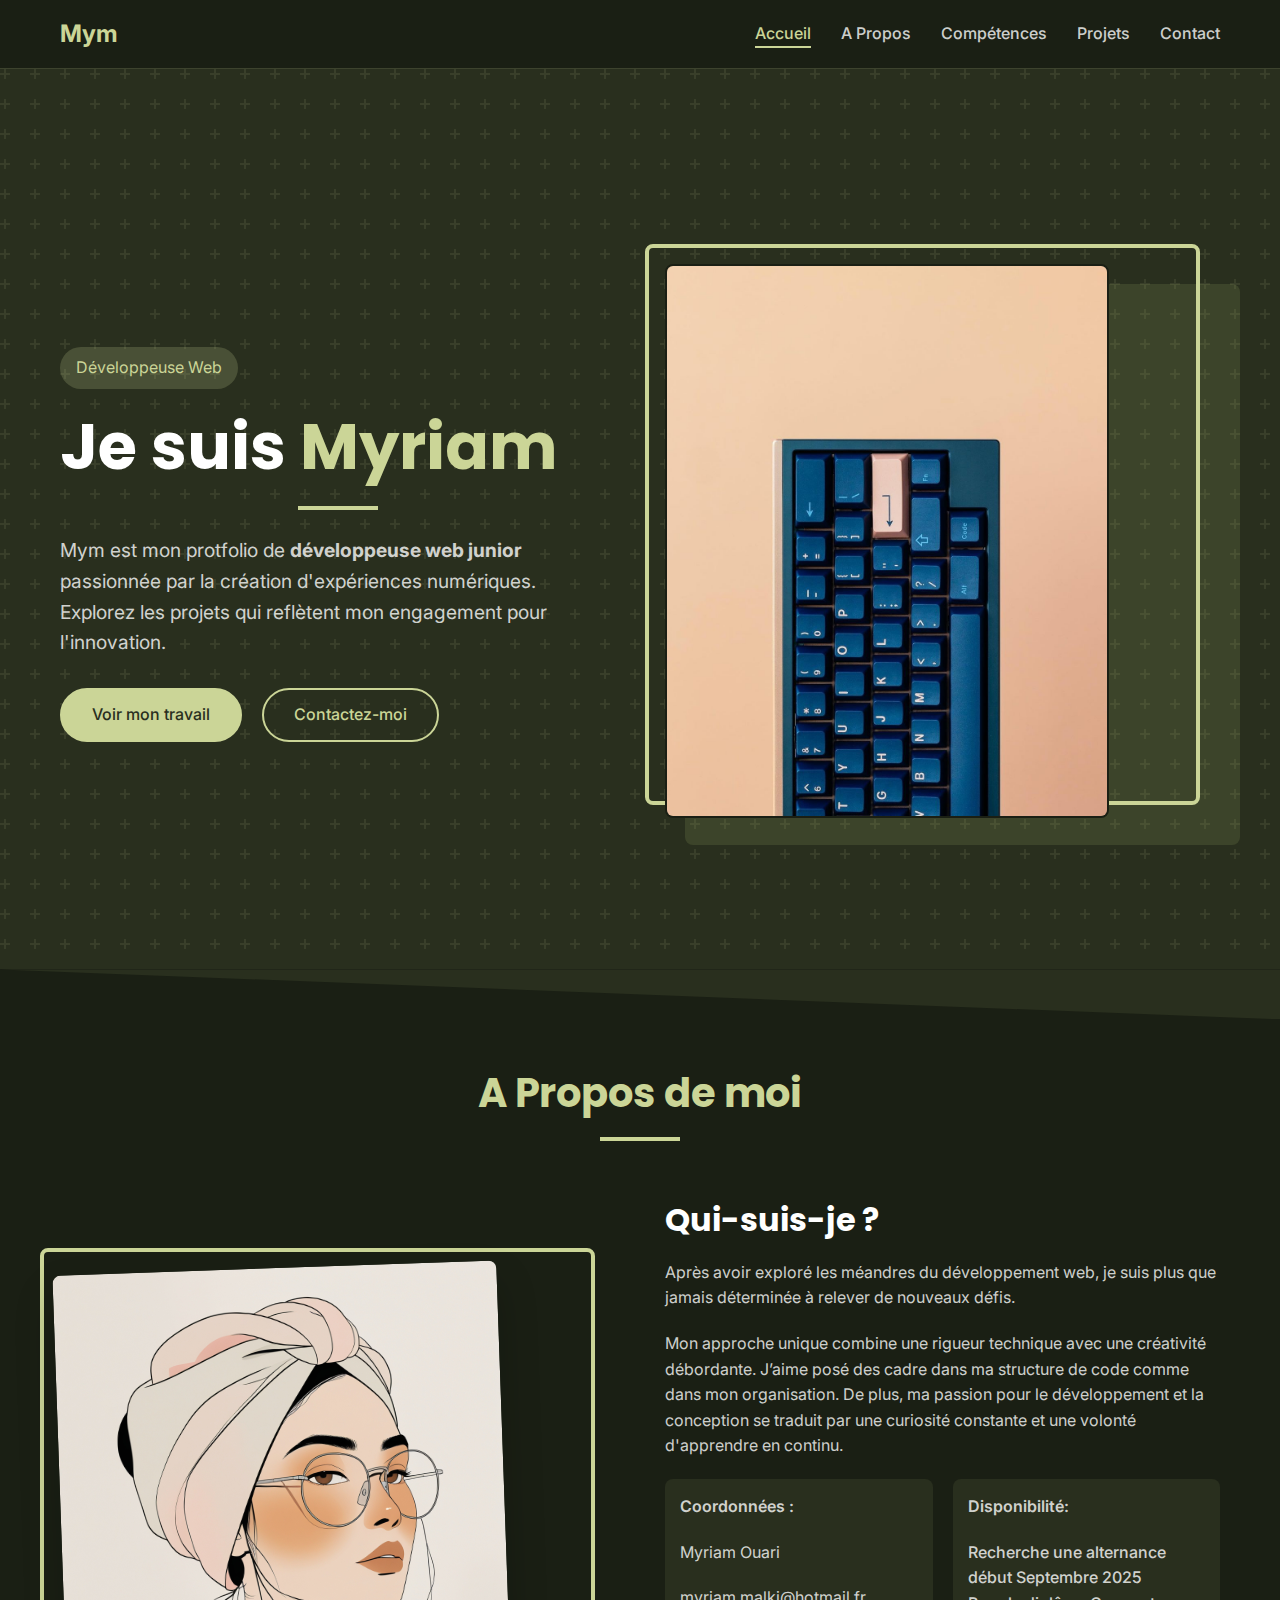
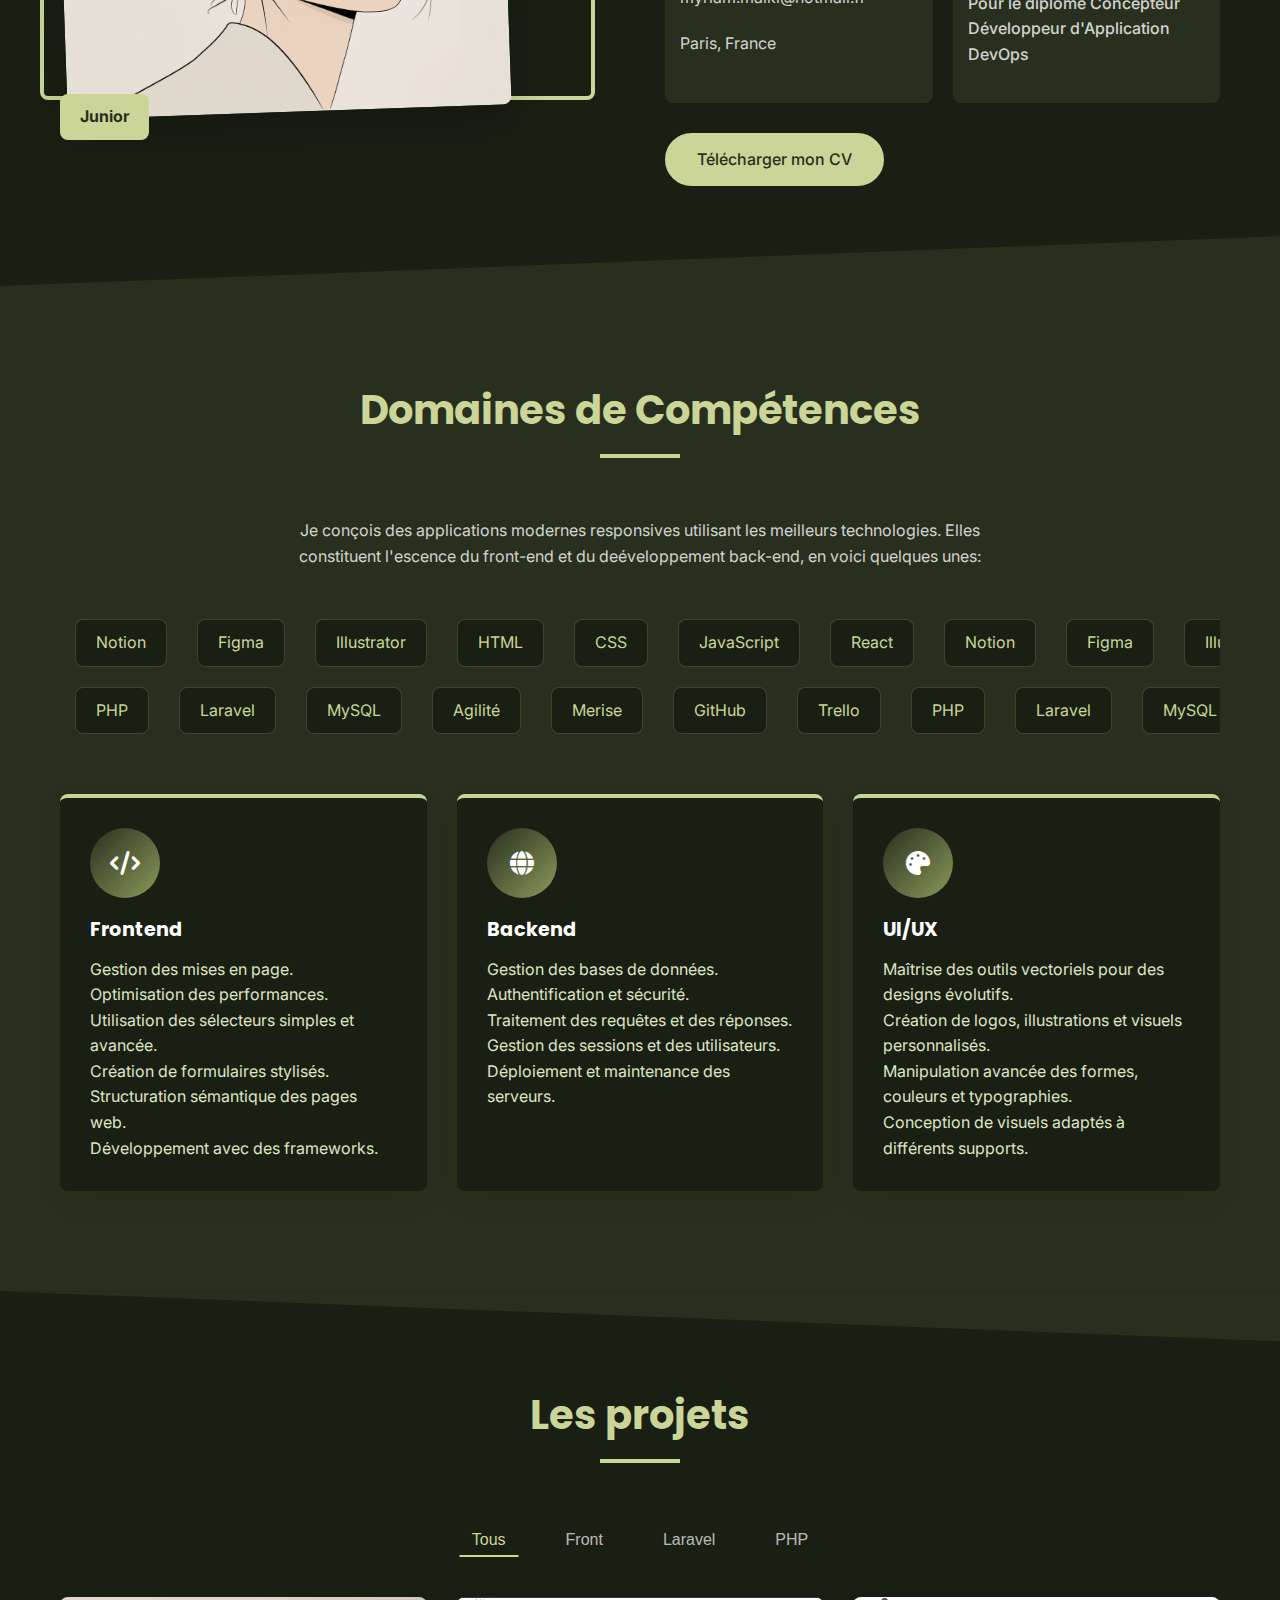
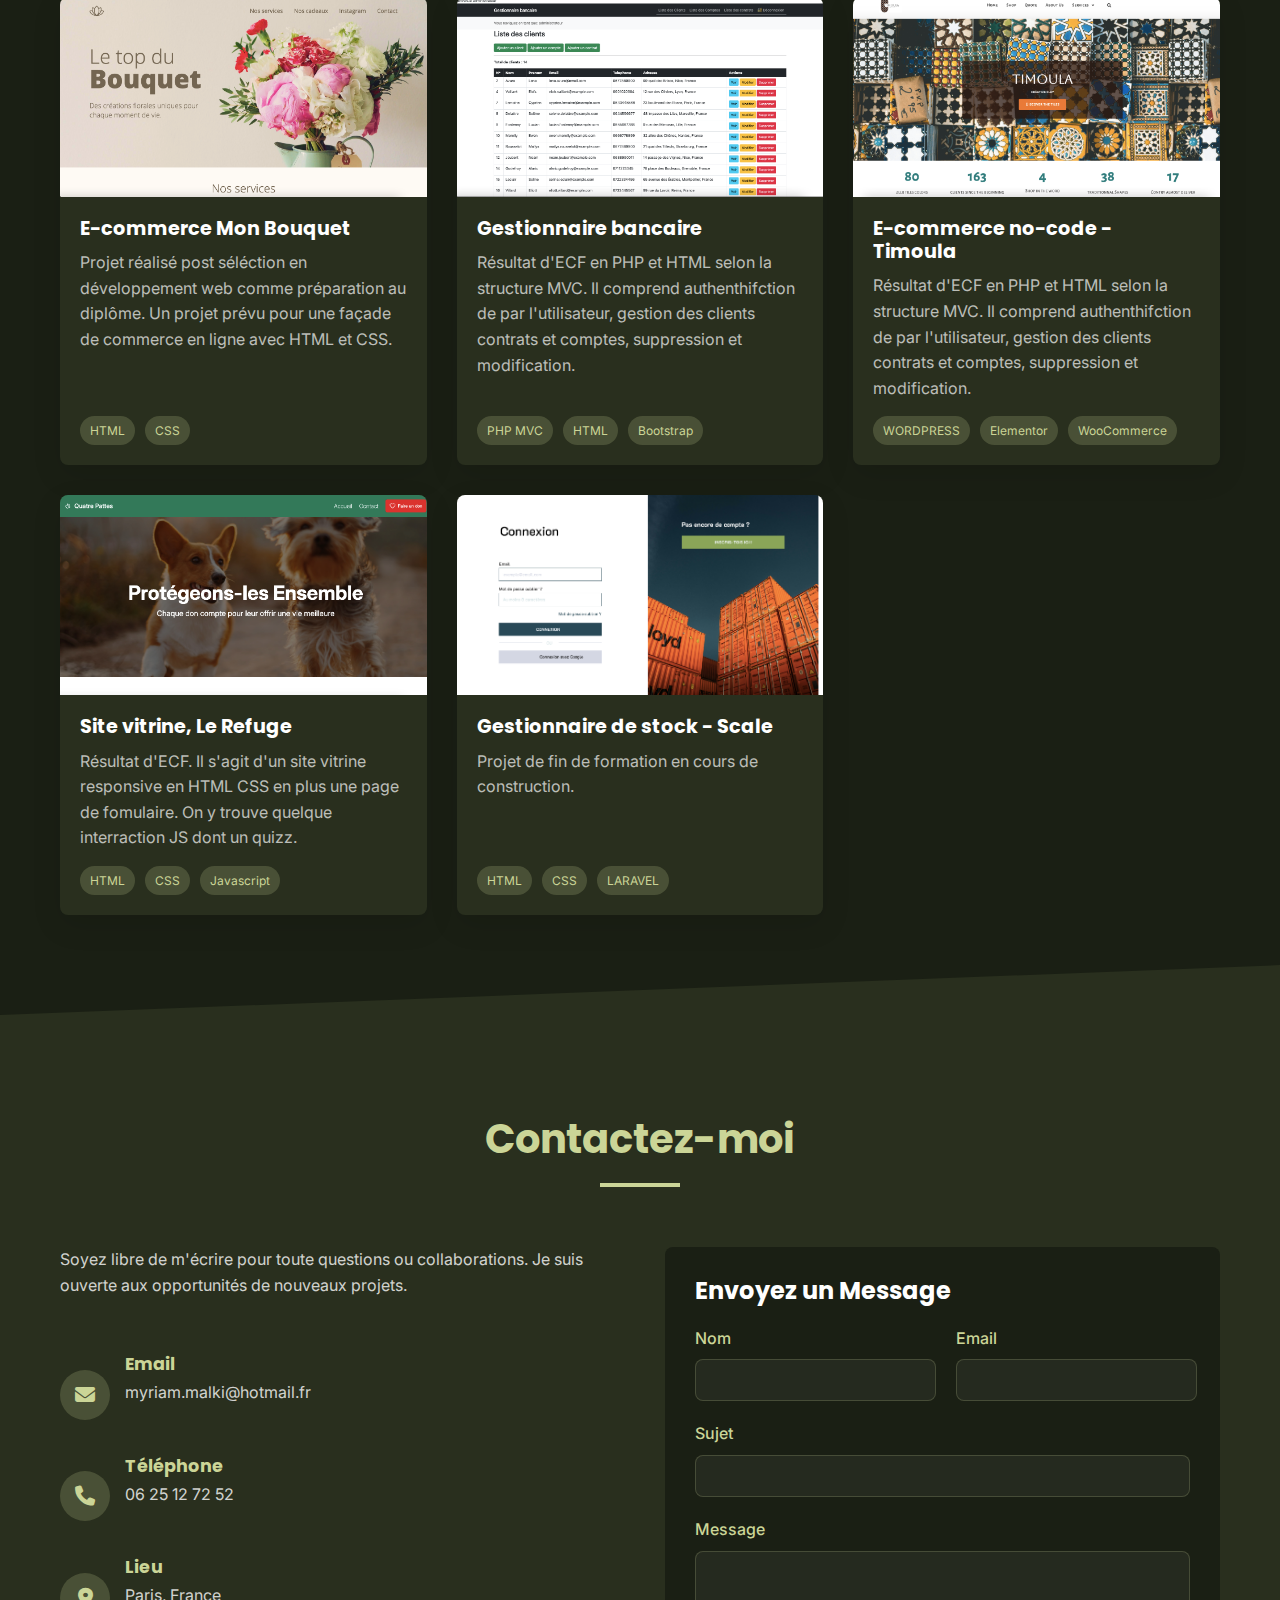
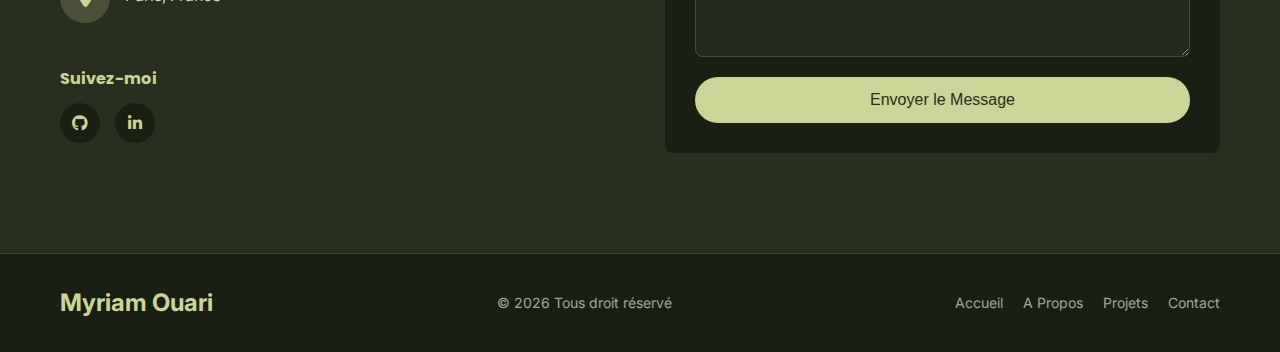
<file: index.html>
<!DOCTYPE html>
<html lang="en">

<head>
  <meta charset="UTF-8">
  <meta name="viewport" content="width=device-width, initial-scale=1.0">
  <title>Mym- Web Developer</title>
  <link rel="stylesheet" href="styles.css">
  <!-- Google Fonts -->
  <link
    href="https://fonts.googleapis.com/css2?family=Poppins:wght@400;500;600;700&family=Inter:wght@400;500&display=swap"
    rel="stylesheet">
  <!-- Font Awesome for icons -->
  <link rel="stylesheet" href="https://cdnjs.cloudflare.com/ajax/libs/font-awesome/6.4.0/css/all.min.css">
</head>

<body>
  <!-- Header -->
  <header class="header">
    <div class="container">
      <div class="logo">Mym</div>
      <nav class="nav">
        <ul class="nav-list">
          <li><a href="#home" class="nav-link active">Accueil</a></li>
          <li><a href="#about" class="nav-link">A Propos</a></li>
          <li><a href="#skills" class="nav-link">Compétences</a></li>
          <li><a href="#projects" class="nav-link">Projets</a></li>
          <li><a href="#contact" class="nav-link">Contact</a></li>
        </ul>
      </nav>
      <button class="menu-btn">
        <i class="fas fa-bars"></i>
      </button>
    </div>
  </header>

  <main>
    <!-- Hero Section -->
    <section id="home" class="hero-section">
      <div class="hero-bg"></div>
      <div class="container">
        <div class="hero-content">
          <div class="hero-text">
            <div class="badge">Développeuse Web</div>
            <h1 class="hero-title">Je suis <span>Myriam</span></h1>
            <div class="title-line"></div>
            <br>
            <p class="hero-description">
                Mym est mon protfolio de <span><strong>développeuse web junior </strong></span>
                passionnée par la création d'expériences numériques.
                Explorez les projets qui reflètent mon engagement pour l'innovation.
            </p>
            <div class="hero-buttons">
              <a href="#projects" class="btn btn-primary">Voir mon travail</a>
              <a href="#contact" class="btn btn-outline">Contactez-moi</a>
            </div>
          </div>
          <div class="hero-image">
            <div class="image-border"></div>
            <div class="image-bg"></div>
            <img src="/image/keybord.jpeg" height="80%" width="80%" alt="Myriam ouari">
          </div>
        </div>
      </div>
    </section>

    <!-- About Section -->
    <section id="about" class="about-section">
      <div class="section-divider top"></div>
      <div class="section-divider bottom"></div>
      <div class="container">
        <div class="section-header">
          <h2 class="section-title">A Propos de moi</h2>
          <div class="title-line"></div>
        </div>

        <div class="about-content">
          <div class="about-image">
            <div class="image-border"></div>
            <img src="/image/pP3.jpg" width="80%" alt="About MYM">
            <div class="experience-badge">Junior</div>
          </div>
          <div class="about-text">
            <h3>Qui-suis-je ?</h3>
            
            <p>
              Après avoir exploré les méandres du développement web, je suis plus que jamais déterminée à relever de nouveaux défis.
            </p>
            <p>
              Mon approche unique combine une rigueur technique avec une créativité débordante. J’aime posé des cadre dans ma structure de code comme dans mon organisation. De plus, ma passion pour le développement et la conception se traduit par une curiosité constante et une volonté d'apprendre en continu.
            </p>

            <div class="info-grid">
              <div class="info-item">
                <p class="info-label">Coordonnées :</p>
                <p class="info-value">Myriam Ouari</p>
                <p class="info-value">myriam.malki@hotmail.fr</p>
                <p class="info-value">Paris, France</p>
              </div>
              <div class="info-item">
                <p class="info-label">Disponibilité:</p>
                <p class="info-value available">Recherche une alternance début Septembre 2025 <br> Pour le diplôme
                  Concepteur Développeur d'Application DevOps
                </p>
              </div>
            </div>

            <a href="CVMyriamO.pdf" download class="btn btn-primary">Télécharger mon CV</a>
          </div>
        </div>
      </div>
    </section>

    <!-- Skills Section -->
    <section id="skills" class="skills-section">
      <div class="container">
        <div class="section-header">
          <h2 class="section-title">Domaines de Compétences</h2>
          <div class="title-line"></div>
        </div>

        <div class="skills-intro">
          <p>
            Je conçois des applications modernes responsives utilisant les meilleurs technologies. Elles constituent
            l'escence du front-end et du deéveloppement back-end, en voici quelques unes:
          </p>
        </div>

        <!-- Animated Skills -->
        <div class="skills-animation">
          <div class="skill-track track-left">
            <div class="skill-item">Notion</div>
            <div class="skill-item">Figma</div>
            <div class="skill-item">Illustrator</div>
            <div class="skill-item">HTML</div>
            <div class="skill-item">CSS</div>
            <div class="skill-item">JavaScript</div>
            <div class="skill-item">React</div>
          </div>

          <div class="skill-track track-right">
            <div class="skill-item">PHP</div>
            <div class="skill-item">Laravel</div>
            <div class="skill-item">MySQL</div>
            <div class="skill-item">Agilité</div>
            <div class="skill-item">Merise</div>
            <div class="skill-item">GitHub</div>
            <div class="skill-item">Trello</div>
          </div>


        </div>

        <div class="skills-grid">
          <div class="skill-card">
            <div class="skill-icon">
              <i class="fas fa-code"></i>
            </div>
            <h4>Frontend</h4>
            <ul>
              <li>Gestion des mises en page.</li>
              <li>Optimisation des performances.</li>
              <li>Utilisation des sélecteurs simples et avancée.</li>
              <li>Création de formulaires stylisés.</li>
              <li>Structuration sémantique des pages web.</li>
              <li>Développement avec des frameworks.</li>
            </ul>
          </div>

          <div class="skill-card">
            <div class="skill-icon">
              <i class="fas fa-globe"></i>
            </div>
            <h4>Backend</h4>
            <ul>
              <li>Gestion des bases de données.</li>
              <li>Authentification et sécurité.</li>
              <li>Traitement des requêtes et des réponses.</li>
              <li>Gestion des sessions et des utilisateurs.</li>
              <li>Déploiement et maintenance des serveurs.</li>
            </ul>
          </div>

          <div class="skill-card">
            <div class="skill-icon">
              <i class="fas fa-palette"></i>
            </div>
            <h4>UI/UX</h4>
            <ul>
              <li>Maîtrise des outils vectoriels pour des designs évolutifs.</li>
              <li>Création de logos, illustrations et visuels personnalisés.</li>
              <li>Manipulation avancée des formes, couleurs et typographies.</li>
              <li>Conception de visuels adaptés à différents supports.</li>
            </ul>
          </div>

        </div>
      </div>
    </section>

    <!-- Projects Section -->
    <section id="projects" class="projects-section">
      <div class="section-divider top"></div>
      <div class="section-divider bottom"></div>
      <div class="container">
        <div class="section-header">
          <h2 class="section-title">Les projets</h2>
          <div class="title-line"></div>
        </div>

        <div class="projects-filter">
          <button class="filter-btn active" data-filter="all">Tous</button>
          <button class="filter-btn" data-filter="react">Front</button>
          <button class="filter-btn" data-filter="laravel">Laravel</button>
          <button class="filter-btn" data-filter="php">PHP</button>
        </div>

        <div class="projects-grid">
          <div class="project-card" data-category="react laravel">
            <div class="project-image">
              <img src="/image/bouquet.png" alt="E-commerce Platform">
              <div class="project-overlay">
                <a href="bouquet.html" class="project-link">Voir le projet</a>
              </div>
            </div>
            <div class="project-info">
              <h3 class="project-title">E-commerce Mon Bouquet</h3>
              <p class="project-description">Projet réalisé post séléction en développement web comme préparation au
                diplôme. Un projet prévu pour une façade de commerce en ligne avec HTML et CSS.</p>
              <div class="project-tags">
                <span class="project-tag">HTML</span>
                <span class="project-tag">CSS</span>
              </div>
            </div>
          </div>

          <div class="project-card" data-category="react php">
            <div class="project-image">
              <img src="/image/banque.png" alt="Task Management App">
              <div class="project-overlay">
                <a href="banque.html" class="project-link">Voir le projet</a>
              </div>
            </div>
            <div class="project-info">
              <h3 class="project-title">Gestionnaire bancaire</h3>
              <p class="project-description">Résultat d'ECF en PHP et HTML selon la structure MVC. Il comprend
                authenthifction de par l'utilisateur, gestion des clients contrats et comptes, suppression et
                modification.</p>
              <div class="project-tags">
                <span class="project-tag">PHP MVC</span>
                <span class="project-tag">HTML</span>
                <span class="project-tag">Bootstrap</span>
              </div>
            </div>
          </div>

          <!-- TIMOULA -->
          <div class="project-card" data-category="react php">
            <div class="project-image">
              <img src="/image/timoula.png" alt="Zellij shop App">
              <div class="project-overlay">
                <a href="timoula.html" class="project-link">Voir le projet</a>
              </div>
            </div>
            <div class="project-info">
              <h3 class="project-title">E-commerce no-code - Timoula</h3>
              <p class="project-description">Résultat d'ECF en PHP et HTML selon la structure MVC. Il comprend
                authenthifction de par l'utilisateur, gestion des clients contrats et comptes, suppression et
                modification.</p>
              <div class="project-tags">
                <span class="project-tag">WORDPRESS</span>
                <span class="project-tag">Elementor</span>
                <span class="project-tag">WooCommerce</span>
              </div>
            </div>
          </div>



          <div class="project-card" data-category="laravel react">
            <div class="project-image">
              <img src="/image/refuge.png" alt="Blog Platform">
              <div class="project-overlay">
                <a href="refuge.html" class="project-link">Voir le projet</a>
              </div>
            </div>
            <div class="project-info">
              <h3 class="project-title">Site vitrine, Le Refuge</h3>
              <p class="project-description">Résultat d'ECF. Il s'agit d'un site vitrine responsive en HTML CSS en plus
                une page de fomulaire. On y trouve quelque interraction JS dont un quizz.</p>
              <div class="project-tags">
                <span class="project-tag">HTML</span>
                <span class="project-tag">CSS</span>
                <span class="project-tag">Javascript</span>
              </div>
            </div>
          </div>

          <!-- Gestionnaire de stock -->
          <div class="project-card" data-category="react php">
            <div class="project-image">
              <img src="/image/stock.png" alt="stock App">
              <div class="project-overlay">
                <a href="" class="project-link">Voir le projet</a>
              </div>
            </div>
            <div class="project-info">
              <h3 class="project-title">Gestionnaire de stock - Scale</h3>
              <p class="project-description">Projet de fin de formation en cours de construction.</p>
              <div class="project-tags">
                <span class="project-tag">HTML</span>
                <span class="project-tag">CSS</span>
                <span class="project-tag">LARAVEL</span>
              </div>
            </div>
          </div>

        </div>
      </div>
    </section>

    <!-- Contact Section -->
    <section id="contact" class="contact-section">
      <div class="container">
        <div class="section-header">
          <h2 class="section-title">Contactez-moi</h2>
          <div class="title-line"></div>
        </div>

        <div class="contact-content">
          <div class="contact-info">
         
            <p>
              Soyez libre de m'écrire pour toute questions ou collaborations. Je suis ouverte aux opportunités de nouveaux projets.
            </p>
            <br>

            <div class="contact-details">
              <div class="contact-item">
                <div class="contact-icon">
                  <i class="fas fa-envelope"></i>
                </div>
                <div class="contact-text">
                  <h4>Email</h4>
                  <p>myriam.malki@hotmail.fr</p>
                </div>
              </div>

              <div class="contact-item">
                <div class="contact-icon">
                  <i class="fas fa-phone"></i>
                </div>
                <div class="contact-text">
                  <h4>Téléphone</h4>
                  <p>06 25 12 72 52</p>
                </div>
              </div>

              <div class="contact-item">
                <div class="contact-icon">
                  <i class="fas fa-map-marker-alt"></i>
                </div>
                <div class="contact-text">
                  <h4>Lieu</h4>
                  <p>Paris, France</p>
                </div>
              </div>
            </div>

            <div class="contact-social">
              <h4>Suivez-moi</h4>
              <div class="social-links">
                <a href="https://github.com/" class="social-link">
                  <i class="fab fa-github"></i>
                </a>
                <a href="https://www.linkedin.com/in/myriam-ouari-55222517a/" class="social-link">
                  <i class="fab fa-linkedin-in"></i>
                </a>
              </div>
            </div>
          </div>

          <div class="contact-form-container" id="contact-form">
            <h3>Envoyez un Message</h3>
            <form id="contact-form" class="contact-form">
              <div class="form-row">
                <div class="form-group">
                  <label for="name">Nom</label>
                  <input type="text" id="name" name="name" required>
                </div>
                <div class="form-group">
                  <label for="email">Email</label>
                  <input type="email" id="email" name="email" required>
                </div>
              </div>
              <div class="form-group">
                <label for="subject">Sujet</label>
                <input type="text" id="subject" name="subject" required>
              </div>
              <div class="form-group">
                <label for="message">Message</label>
                <textarea id="message" name="message" rows="5" required></textarea>
              </div>
              <button type="submit" class="btn btn-primary btn-full">Envoyer le Message</button>
            </form>

            <script>
              document.getElementById('contact-form').addEventListener('submit', async function(event) {
                event.preventDefault();
            
                const formData = {
                  name: document.getElementById('name').value,
                  email: document.getElementById('email').value,
                  message: document.getElementById('message').value,
                };
            
                const response = await fetch('/api/sendEmail', {
                  method: 'POST',
                  headers: {
                    'Content-Type': 'application/json',
                  },
                  body: JSON.stringify(formData),
                });
            
                const result = await response.json();
                if (response.ok) {
                  alert('Email envoyé avec succès');
                } else {
                  alert('Erreur lors de l\'envoi de l\'email');
                }
              });
            </script>

          </div>
        </div>
      </div>
    </section>
  </main>

  <!-- Footer -->
  <footer class="footer">
    <div class="container">
      <div class="footer-content">
        <div class="footer-logo">Myriam Ouari</div>
        <p class="footer-copyright">&copy; <span id="current-year"></span> Tous droit réservé</p>
        <div class="footer-links">
          <a href="#home">Accueil</a>
          <a href="#about">A Propos</a>
          <a href="#projects">Projets</a>
          <a href="#contact">Contact</a>
        </div>
      </div>
    </div>
  </footer>

  <script src="script.js"></script>
</body>

</html>
</file>
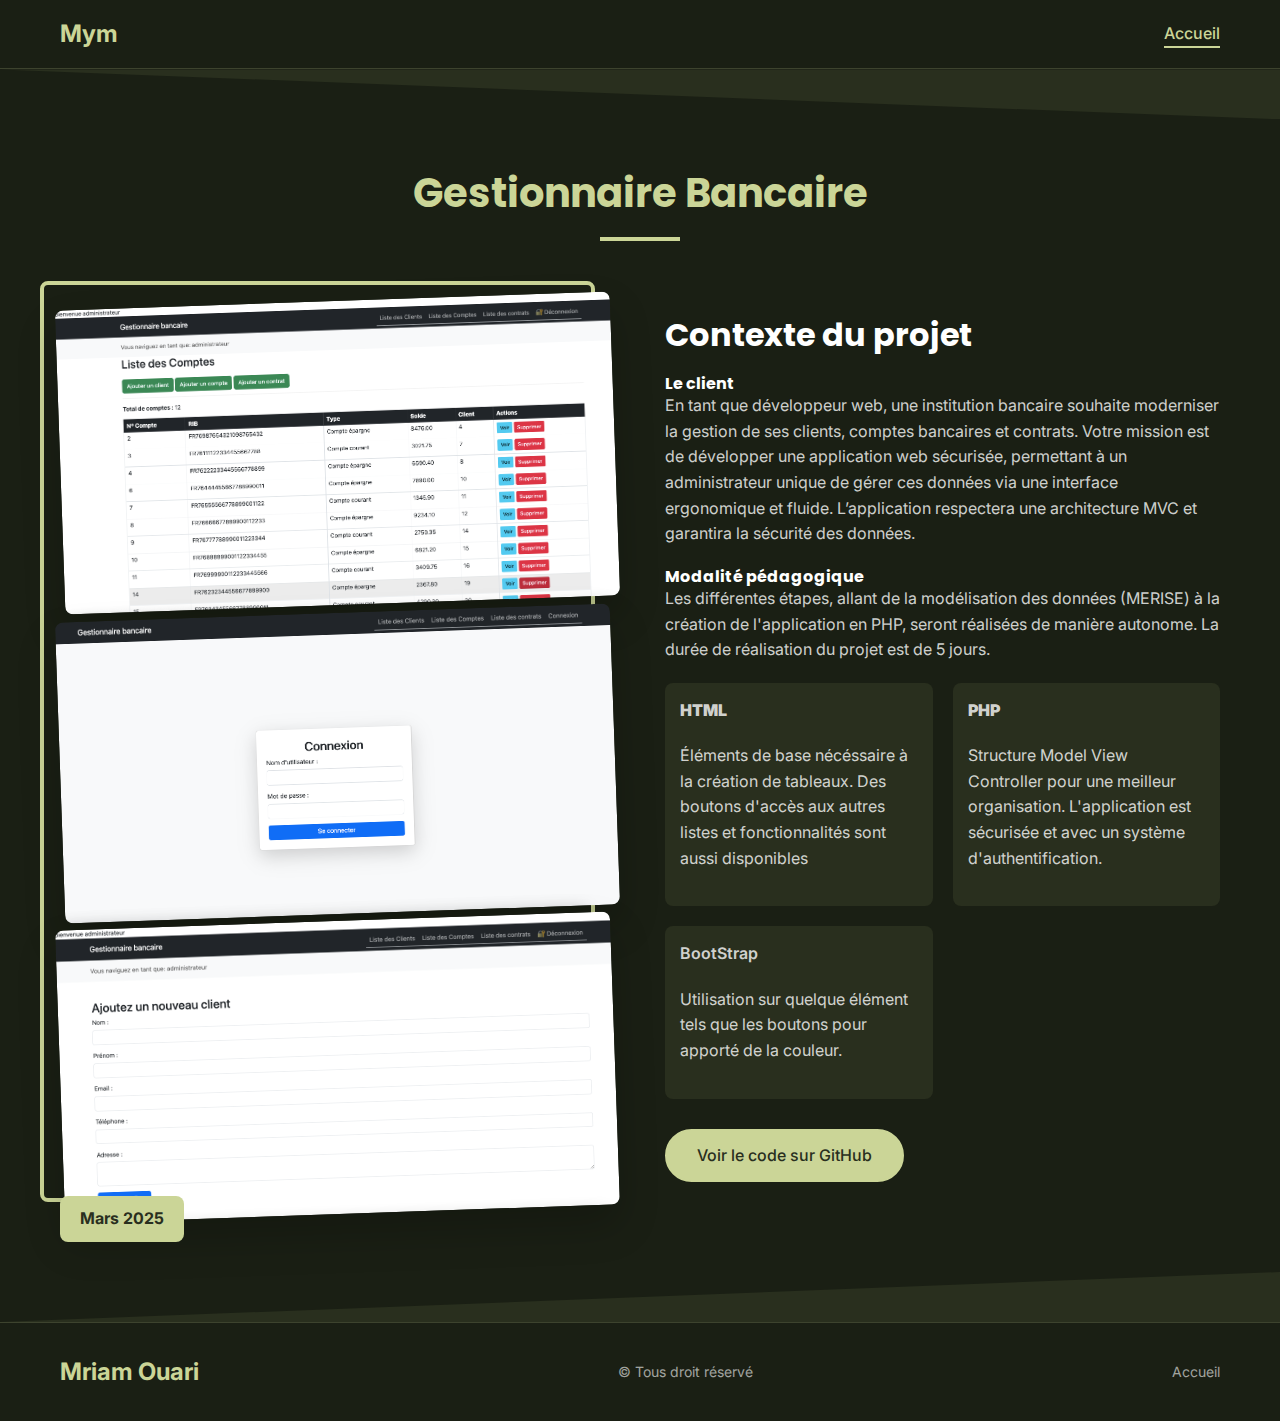
<file: banque.html>
<!DOCTYPE html>
<html lang="fr">

<head>
  <meta charset="UTF-8">
  <meta name="viewport" content="width=device-width, initial-scale=1.0">
  <title>Mym- Web Developer</title>
  <link rel="stylesheet" href="styles.css">
  <!-- Google Fonts -->
  <link
    href="https://fonts.googleapis.com/css2?family=Poppins:wght@400;500;600;700&family=Inter:wght@400;500&display=swap"
    rel="stylesheet">
  <!-- Font Awesome for icons -->
  <link rel="stylesheet" href="https://cdnjs.cloudflare.com/ajax/libs/font-awesome/6.4.0/css/all.min.css">
</head>

<body>
  <!-- Header -->
  <header class="header">
    <div class="container">
      <div class="logo">Mym</div>
      <nav class="nav">
        <ul class="nav-list">
          <li><a href="index.html" class="nav-link active">Accueil</a></li>

        </ul>
      </nav>
      <button class="menu-btn">
        <i class="fas fa-bars"></i>
      </button>
    </div>
  </header>

  <main>
    <!-- About Section -->
    <section id="about" class="about-section">
      <div class="section-divider top"></div>
      <div class="section-divider bottom"></div>
      <div class="container">
        <div class="section-header">
          <h2 class="section-title">Gestionnaire Bancaire</h2>
          <div class="title-line"></div>
        </div>

        <div class="about-content">
          <div class="about-image">
            <div class="image-border"></div>
            <img src="/image/compte2.png" alt="liste">
            <img src="/image/compte3.png" alt="authentification">
            <img src="/image/compte4.png" alt="ajout">
            <div class="experience-badge">Mars 2025</div>
          </div>
          <div class="about-text">
            <h3>Contexte du projet</h3>
            <h4>Le client</h4>
            <p>
                En tant que développeur web, une institution bancaire souhaite moderniser la gestion de ses clients, comptes bancaires et contrats. Votre mission est de développer une application web sécurisée, permettant à un administrateur unique de gérer ces données via une interface ergonomique et fluide. L’application respectera une architecture MVC et garantira la sécurité des données.
            </p>
            <h4>Modalité pédagogique</h4>
            <p>
                Les différentes étapes, allant de la modélisation des données (MERISE) à la création de l'application en PHP, seront réalisées de manière autonome. La durée de réalisation du projet est de 5 jours.
            </p>

            <div class="info-grid">
              <div class="info-item">
                <p class="info-label"><strong>HTML</strong></p>
                <p class="info-value">Éléments de base nécéssaire à la création de tableaux. Des boutons d'accès aux autres listes et fonctionnalités sont aussi disponibles</p>
              </div>
              <div class="info-item">
                <p class="info-label"><strong>PHP</strong></p>
                <p class="info-value">Structure Model View Controller pour une meilleur organisation. L'application est sécurisée et avec un système d'authentification.</p>
              </div>
              <div class="info-item">
                <p class="info-label">BootStrap</p>
                <p class="info-value">Utilisation sur quelque élément tels que les boutons pour apporté de la couleur.</p>
              </div>
            </div>
            <a href="https://github.com/mymdwwm/grief-bancaire" target="_blank" class="btn btn-primary">Voir le code sur
              GitHub</a>
            <div class="about-image"> <br>
            </div>
          </div>
        </div>
      </div>
    </section>
  </main>

  <!-- Footer -->
  <footer class="footer">
    <div class="container">
      <div class="footer-content">
        <div class="footer-logo">Mriam Ouari</div>
        <p class="footer-copyright">&copy; <span id="current-year"></span> Tous droit réservé</p>
        <div class="footer-links">
          <a href="#home">Accueil</a>
        </div>
      </div>
    </div>
  </footer>


</body>

</html>
</file>
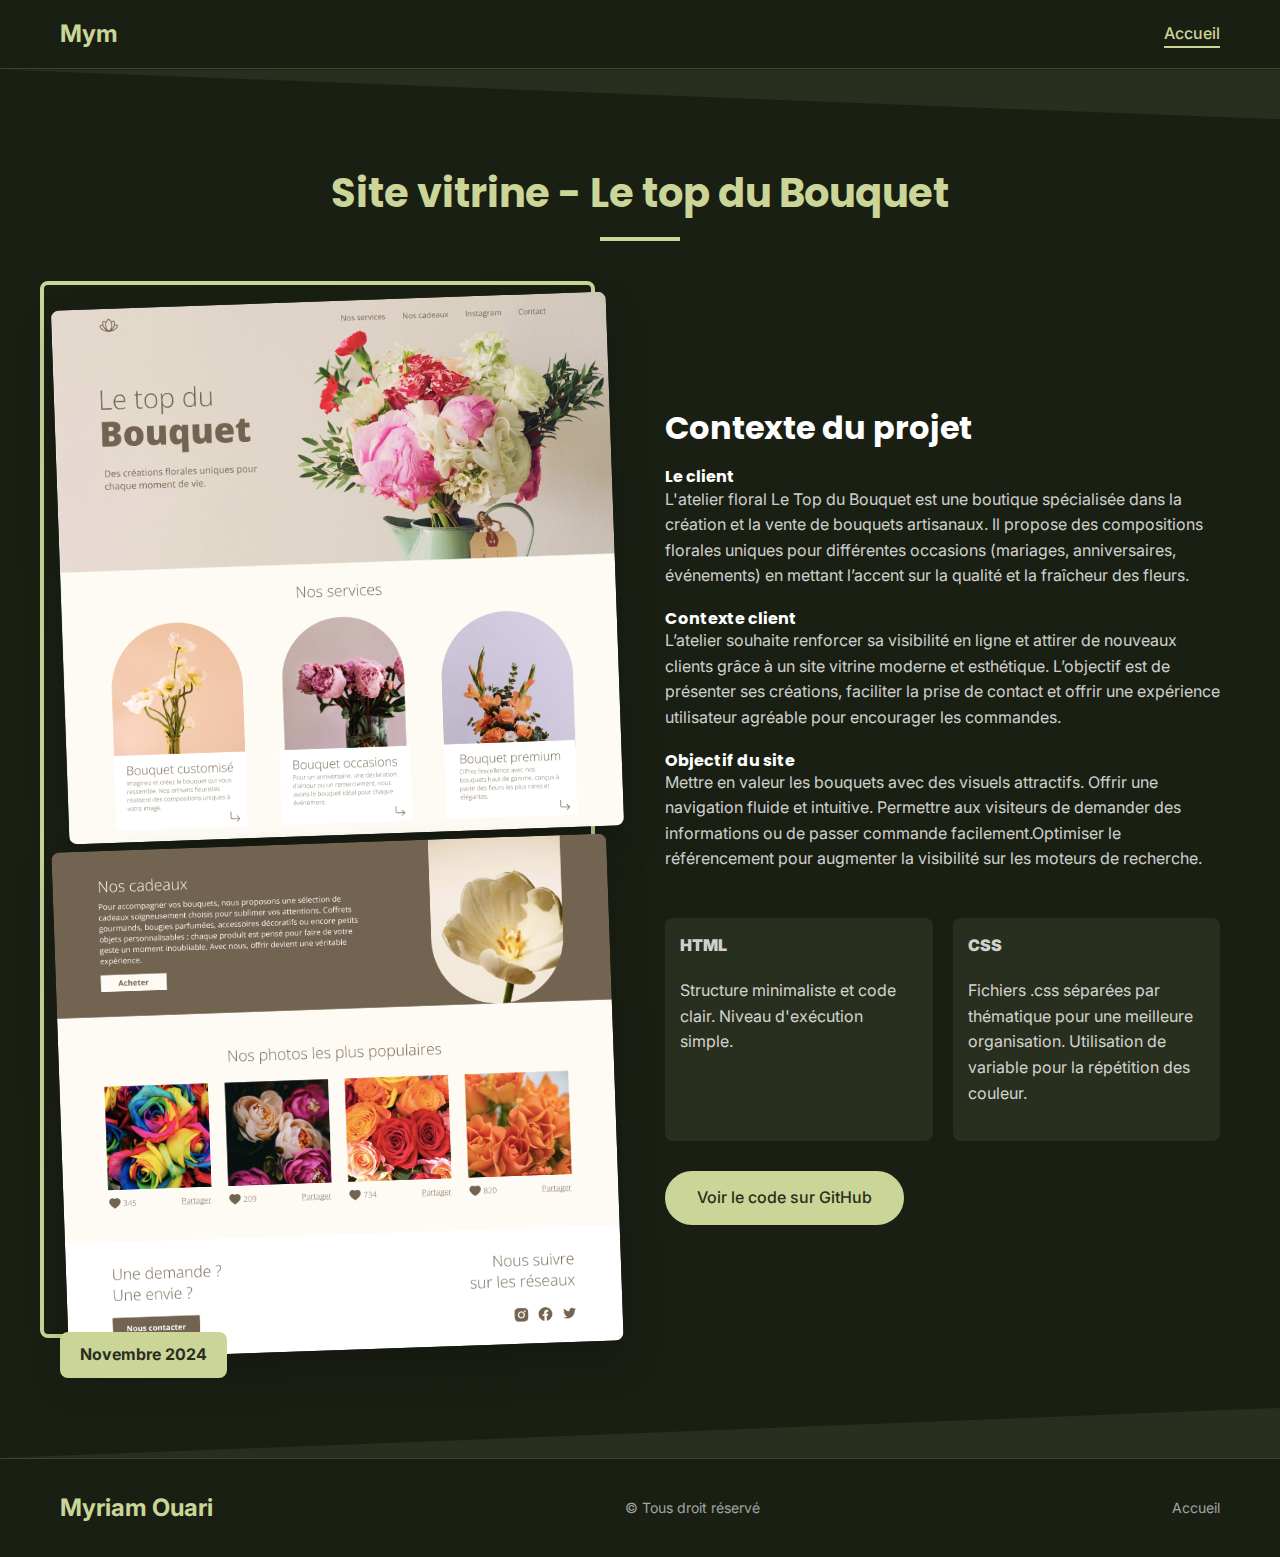
<file: bouquet.html>
<!DOCTYPE html>
<html lang="fr">

<head>
  <meta charset="UTF-8">
  <meta name="viewport" content="width=device-width, initial-scale=1.0">
  <title>Mym - Web Developer</title>
  <link rel="stylesheet" href="styles.css">
  <!-- Google Fonts -->
  <link
    href="https://fonts.googleapis.com/css2?family=Poppins:wght@400;500;600;700&family=Inter:wght@400;500&display=swap"
    rel="stylesheet">
  <!-- Font Awesome for icons -->
  <link rel="stylesheet" href="https://cdnjs.cloudflare.com/ajax/libs/font-awesome/6.4.0/css/all.min.css">
</head>

<body>
  <!-- Header -->
  <header class="header">
    <div class="container">
      <div class="logo">Mym</div>
      <nav class="nav">
        <ul class="nav-list">
          <li><a href="index.html" class="nav-link active">Accueil</a></li>

        </ul>
      </nav>
      <button class="menu-btn">
        <i class="fas fa-bars"></i>
      </button>
    </div>
  </header>

  <main>
    <!-- About Section -->
    <section id="about" class="about-section">
      <div class="section-divider top"></div>
      <div class="section-divider bottom"></div>
      <div class="container">
        <div class="section-header">
          <h2 class="section-title">Site vitrine - Le top du Bouquet</h2>
          <div class="title-line"></div>
        </div>

        <div class="about-content">
          <div class="about-image">
            <div class="image-border"></div>
            <img src="/image/bouquet2.png" alt="maquette 1">
            <img src="/image/bouquet3.png" alt="maquette 2">
            <div class="experience-badge">Novembre 2024</div>
          </div>
          <div class="about-text">
            <h3>Contexte du projet</h3>
            <h4>Le client</h4>
            <p>
              L'atelier floral Le Top du Bouquet est une boutique spécialisée dans la création et la vente de bouquets
              artisanaux. Il propose des compositions florales uniques pour différentes occasions (mariages,
              anniversaires, événements) en mettant l’accent sur la qualité et la fraîcheur des fleurs.
            </p>
            <h4>Contexte client</h4>
            <p>
              L’atelier souhaite renforcer sa visibilité en ligne et attirer de nouveaux clients grâce à un site vitrine
              moderne et esthétique. L’objectif est de présenter ses créations, faciliter la prise de contact et offrir
              une expérience utilisateur agréable pour encourager les commandes.
            </p>
            <h4>Objectif du site</h4>
            <p>
              Mettre en valeur les bouquets avec des visuels attractifs. Offrir une navigation fluide et intuitive. Permettre aux visiteurs de demander des informations ou de passer commande facilement.Optimiser le référencement pour augmenter la visibilité sur les moteurs de recherche.
            </p>
            <br>

            <div class="info-grid">
              <div class="info-item">
                <p class="info-label"><strong>HTML</strong></p>
                <p class="info-value">Structure minimaliste et code clair. Niveau d'exécution simple.</p>
              </div>
              <div class="info-item">
                <p class="info-label"><strong>CSS</strong></p>
                <p class="info-value">Fichiers .css séparées par thématique pour une meilleure organisation. Utilisation de variable pour la répétition des couleur.</p>
              </div>
            </div>
            <a href="https://github.com/mymdwwm/ProjetWeb1-integration_LeTopDuBouquet" target="_blank"
              class="btn btn-primary">Voir le code sur
              GitHub</a>
            <div class="about-image"> <br>
            </div>
          </div>
        </div>
      </div>
    </section>
  </main>

  <!-- Footer -->
  <footer class="footer">
    <div class="container">
      <div class="footer-content">
        <div class="footer-logo">Myriam Ouari</div>
        <p class="footer-copyright">&copy; <span id="current-year"></span> Tous droit réservé</p>
        <div class="footer-links">
          <a href="#home">Accueil</a>
        </div>
      </div>
    </div>
  </footer>


</body>

</html>
</file>
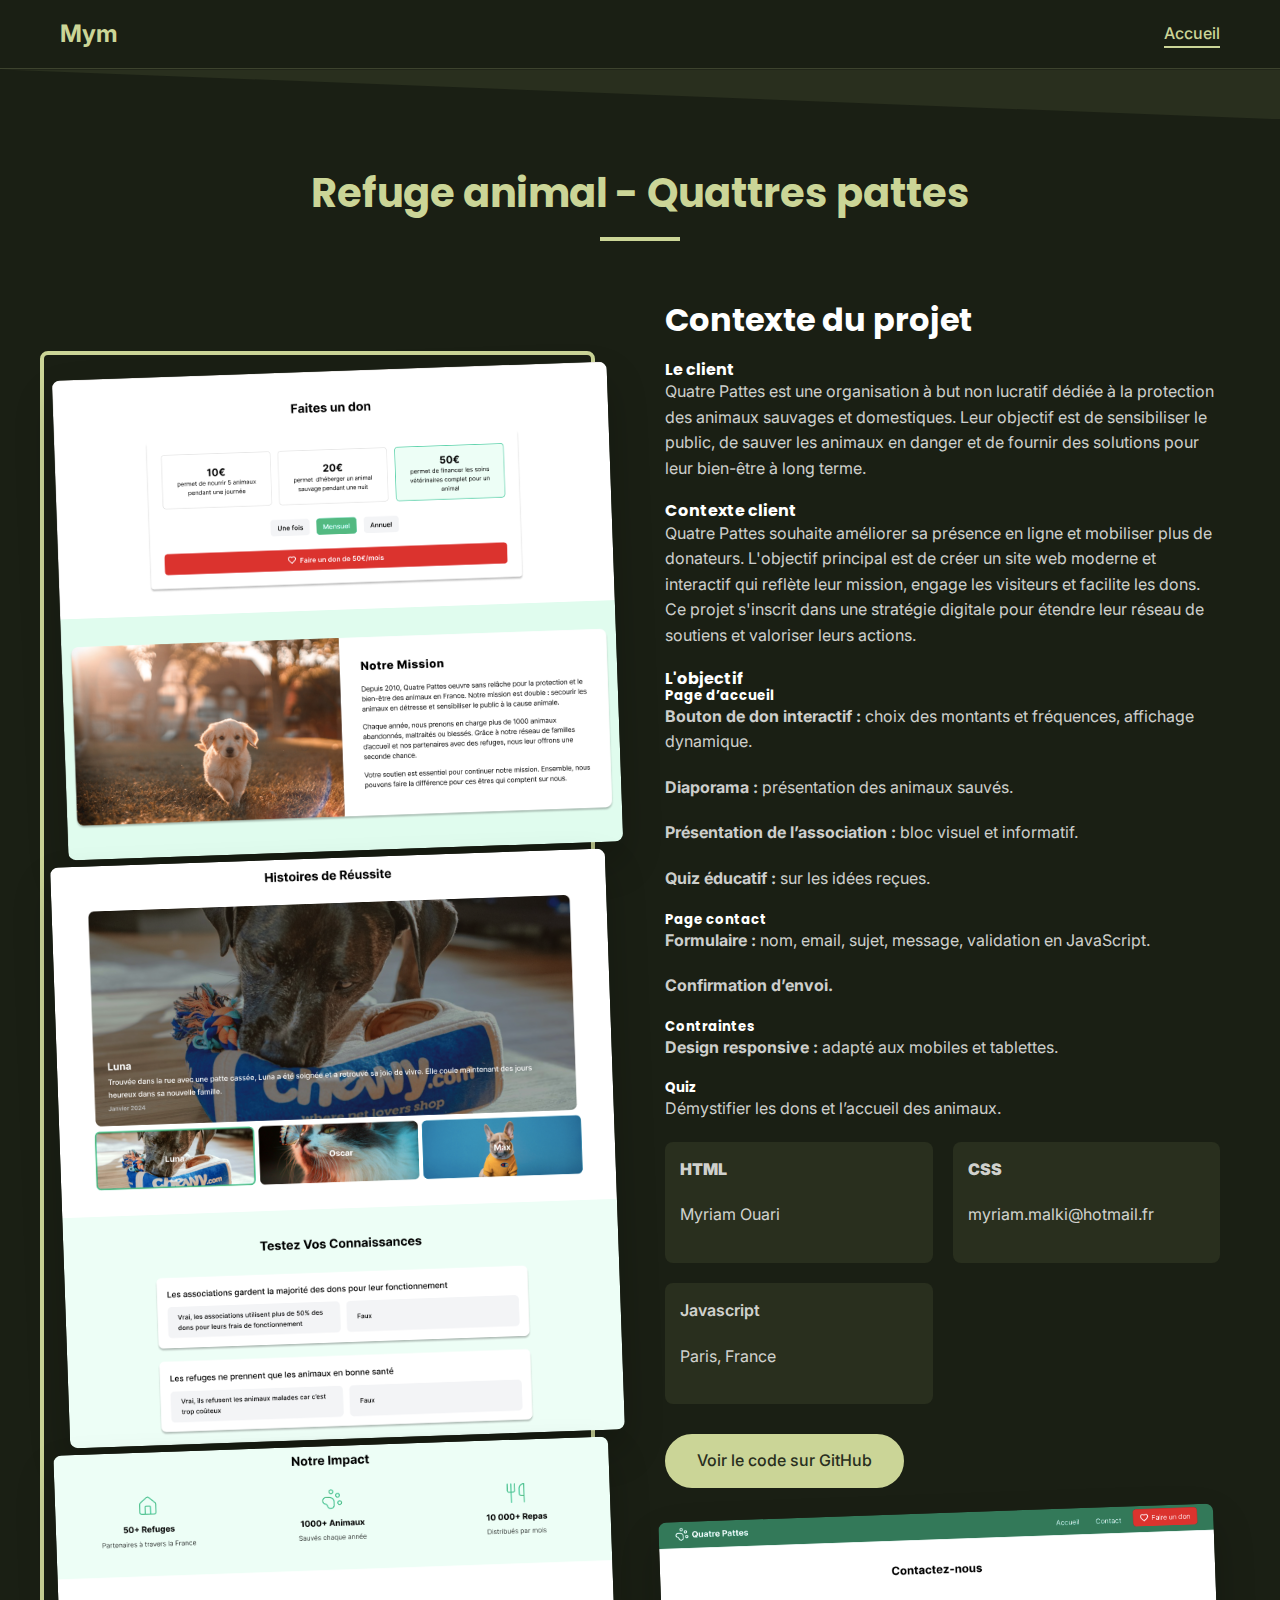
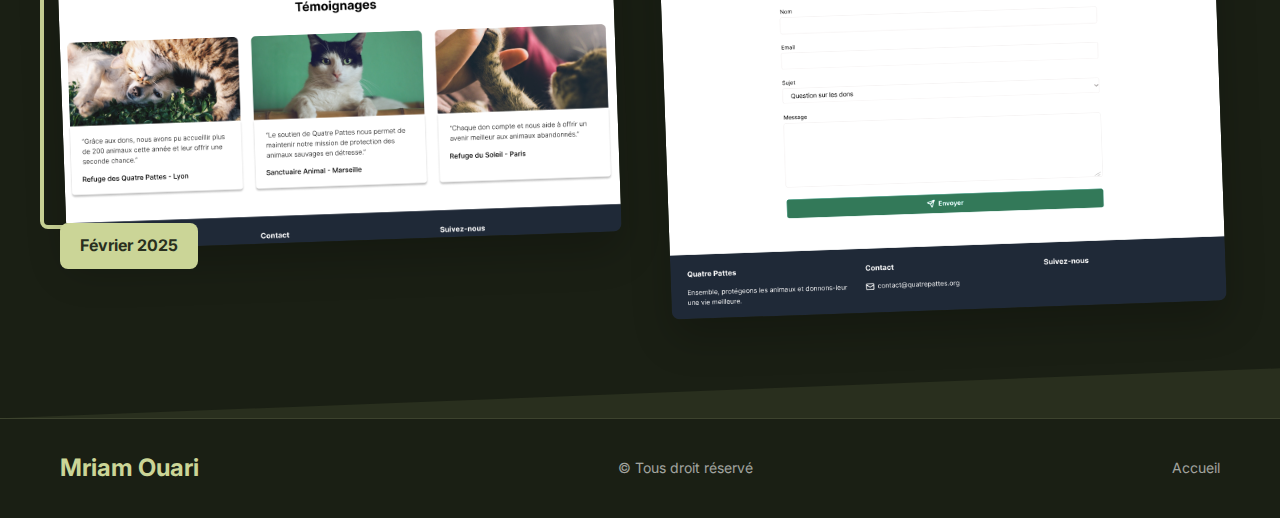
<file: refuge.html>
<!DOCTYPE html>
<html lang="en">

<head>
  <meta charset="UTF-8">
  <meta name="viewport" content="width=device-width, initial-scale=1.0">
  <title>Mym - Web Developer</title>
  <link rel="stylesheet" href="styles.css">
  <!-- Google Fonts -->
  <link
    href="https://fonts.googleapis.com/css2?family=Poppins:wght@400;500;600;700&family=Inter:wght@400;500&display=swap"
    rel="stylesheet">
  <!-- Font Awesome for icons -->
  <link rel="stylesheet" href="https://cdnjs.cloudflare.com/ajax/libs/font-awesome/6.4.0/css/all.min.css">
</head>

<body>
  <!-- Header -->
  <header class="header">
    <div class="container">
      <div class="logo">Mym</div>
      <nav class="nav">
        <ul class="nav-list">
          <li><a href="index.html" class="nav-link active">Accueil</a></li>

        </ul>
      </nav>
      <button class="menu-btn">
        <i class="fas fa-bars"></i>
      </button>
    </div>
  </header>

  <main>
    <!-- About Section -->
    <section id="about" class="about-section">
      <div class="section-divider top"></div>
      <div class="section-divider bottom"></div>
      <div class="container">
        <div class="section-header">
          <h2 class="section-title">Refuge animal - Quattres pattes</h2>
          <div class="title-line"></div>
        </div>

        <div class="about-content">
          <div class="about-image">
            <div class="image-border"></div>
            <img src="/image/refuge2.png" alt="maquette don">
            <img src="/image/refuge3.png" alt="quizz">
            <img src="/image/refuge4.png" alt="maquette proposition">
            <div class="experience-badge">Février 2025</div>
          </div>
          <div class="about-text">
            <h3>Contexte du projet</h3>
            <h4>Le client</h4>
            <p>
              Quatre Pattes est une organisation à but non lucratif dédiée à la protection des animaux sauvages et
              domestiques. Leur objectif est de sensibiliser le public, de sauver les animaux en danger et de fournir
              des solutions pour leur bien-être à long terme.
            </p>
            <h4>Contexte client</h4>
            <p>
              Quatre Pattes souhaite améliorer sa présence en ligne et mobiliser plus de donateurs. L'objectif principal
              est de créer un site web moderne et interactif qui reflète leur mission, engage les visiteurs et facilite
              les dons. Ce projet s'inscrit dans une stratégie digitale pour étendre leur réseau de soutiens et
              valoriser leurs actions.
            </p>

            <h4>L'objectif</h4>

            <h5>Page d’accueil</h5>
            <ul>
              <li><strong>Bouton de don interactif :</strong> choix des montants et fréquences, affichage dynamique.
              </li>
              <li><strong>Diaporama :</strong> présentation des animaux sauvés.</li>
              <li><strong>Présentation de l’association :</strong> bloc visuel et informatif.</li>
              <li><strong>Quiz éducatif :</strong> sur les idées reçues.</li>
            </ul>

            <h5>Page contact</h5>
            <ul>
              <li><strong>Formulaire :</strong> nom, email, sujet, message, validation en JavaScript.</li>
              <li><strong>Confirmation d’envoi.</strong></li>
            </ul>

            <h5>Contraintes</h5>
            <ul>
              <li><strong>Design responsive :</strong> adapté aux mobiles et tablettes.</li>
            </ul>

            <h5>Quiz</h5>
            <p>Démystifier les dons et l’accueil des animaux.</p>


            <div class="info-grid">
              <div class="info-item">
                <p class="info-label"><strong>HTML</strong></p>
                <p class="info-value">Myriam Ouari</p>
              </div>
              <div class="info-item">
                <p class="info-label"><strong>CSS</strong></p>
                <p class="info-value">myriam.malki@hotmail.fr</p>
              </div>
              <div class="info-item">
                <p class="info-label">Javascript</p>
                <p class="info-value">Paris, France</p>
              </div>
            </div>
            <a href="https://github.com/mymdwwm/brief-vitrine" target="_blank" class="btn btn-primary">Voir le code sur
              GitHub</a>
            <div class="about-image"> <br>
              <img src="/image/refugeform.png" alt="maquette don">
            </div>
          </div>
        </div>
      </div>
    </section>
  </main>

  <!-- Footer -->
  <footer class="footer">
    <div class="container">
      <div class="footer-content">
        <div class="footer-logo">Mriam Ouari</div>
        <p class="footer-copyright">&copy; <span id="current-year"></span> Tous droit réservé</p>
        <div class="footer-links">
          <a href="#home">Accueil</a>
        </div>
      </div>
    </div>
  </footer>


</body>

</html>
</file>
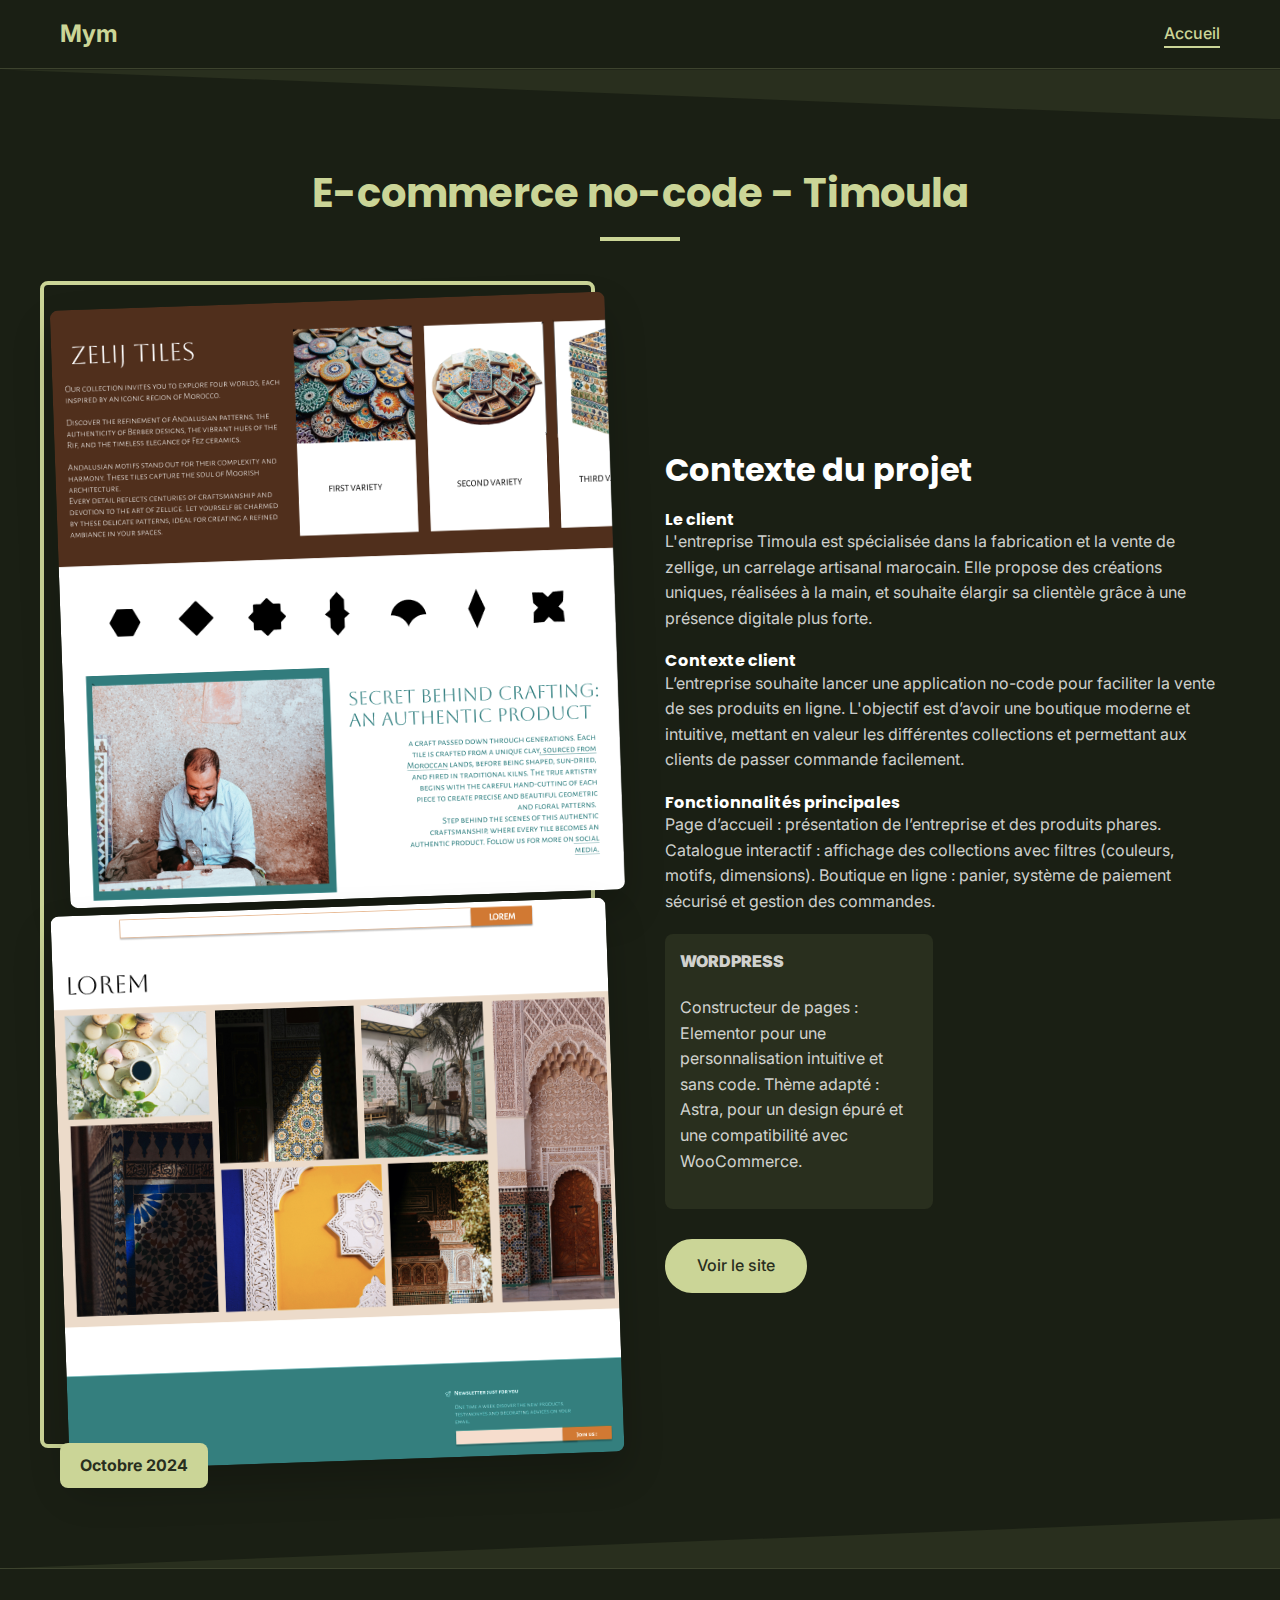
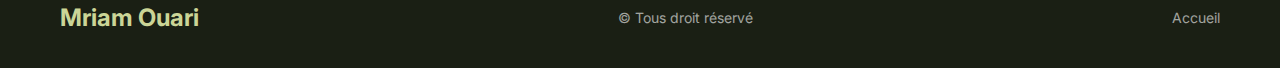
<file: timoula.html>
<!DOCTYPE html>
<html lang="fr">

<head>
  <meta charset="UTF-8">
  <meta name="viewport" content="width=device-width, initial-scale=1.0">
  <title>Mym - Web Developer</title>
  <link rel="stylesheet" href="styles.css">
  <!-- Google Fonts -->
  <link
    href="https://fonts.googleapis.com/css2?family=Poppins:wght@400;500;600;700&family=Inter:wght@400;500&display=swap"
    rel="stylesheet">
  <!-- Font Awesome for icons -->
  <link rel="stylesheet" href="https://cdnjs.cloudflare.com/ajax/libs/font-awesome/6.4.0/css/all.min.css">
</head>

<body>
  <!-- Header -->
  <header class="header">
    <div class="container">
      <div class="logo">Mym</div>
      <nav class="nav">
        <ul class="nav-list">
          <li><a href="index.html" class="nav-link active">Accueil</a></li>

        </ul>
      </nav>
      <button class="menu-btn">
        <i class="fas fa-bars"></i>
      </button>
    </div>
  </header>

  <main>
    <!-- About Section -->
    <section id="about" class="about-section">
      <div class="section-divider top"></div>
      <div class="section-divider bottom"></div>
      <div class="container">
        <div class="section-header">
          <h2 class="section-title">E-commerce no-code - Timoula</h2>
          <div class="title-line"></div>
        </div>

        <div class="about-content">
          <div class="about-image">
            <div class="image-border"></div>
            <img src="/image/timoula2.png" alt="2">
            <img src="/image/timoula3.png" alt="3">
            <div class="experience-badge">Octobre 2024</div>
          </div>
          <div class="about-text">
            <h3>Contexte du projet</h3>
            <h4>Le client</h4>
            <p>
              L'entreprise Timoula est spécialisée dans la fabrication et la vente de zellige, un carrelage artisanal
              marocain. Elle propose des créations uniques, réalisées à la main, et souhaite élargir sa clientèle grâce
              à une présence digitale plus forte.
            </p>
            <h4>Contexte client</h4>
            <p>
              L’entreprise souhaite lancer une application no-code pour faciliter la vente de ses produits en ligne.
              L'objectif est d’avoir une boutique moderne et intuitive, mettant en valeur les différentes collections et
              permettant aux clients de passer commande facilement.
            </p>
            <h4>Fonctionnalités principales</h4>
            <p>
              Page d’accueil : présentation de l’entreprise et des produits phares.

              Catalogue interactif : affichage des collections avec filtres (couleurs, motifs, dimensions).

              Boutique en ligne : panier, système de paiement sécurisé et gestion des commandes.
            </p>

            <div class="info-grid">
              <div class="info-item">
                <p class="info-label"><strong>WORDPRESS</strong></p>
                <p class="info-value">Constructeur de pages : Elementor pour une personnalisation intuitive et sans code. Thème adapté : Astra, pour un design épuré et une compatibilité avec WooCommerce.</p>
              </div>
            </div>
            <a href="https://myriam.hackeuses94.fr/" target="_blank" class="btn btn-primary">Voir le site</a>
            <div class="about-image"> <br>
            </div>
          </div>
        </div>
      </div>
    </section>
  </main>

  <!-- Footer -->
  <footer class="footer">
    <div class="container">
      <div class="footer-content">
        <div class="footer-logo">Mriam Ouari</div>
        <p class="footer-copyright">&copy; <span id="current-year"></span> Tous droit réservé</p>
        <div class="footer-links">
          <a href="#home">Accueil</a>
        </div>
      </div>
    </div>
  </footer>


</body>

</html>
</file>
<file: styles.css>
/* Base Styles */
:root {
  --primary-color: #292f1e;
  --secondary-color: #cbd597;
  --accent-color: #8a9a5b;
  --dark-color: #1a1f14;
  --light-color: #f2f4e8;
  --text-color: #292f1e;
  --text-light: #4a5038;
  --success-color: #8a9a5b;
  --border-color: #dfe4c5;
  --shadow-color: rgba(41, 47, 30, 0.1);
  --transition: all 0.3s ease;
  --border-radius: 8px;
}

* {
  margin: 0;
  padding: 0;
  box-sizing: border-box;
}

body {
  font-family: "Inter", sans-serif;
  color: var(--text-color);
  line-height: 1.6;
  overflow-x: hidden;
  background-color: var(--primary-color);
}

h1,
h2,
h3,
h4,
h5,
h6 {
  font-family: "Poppins", sans-serif;
  font-weight: 700;
  line-height: 1.2;
  color: #fff;
}

a {
  text-decoration: none;
  color: inherit;
  transition: var(--transition);
}

ul {
  list-style: none;
}

img {
  max-width: 100%;
  height: auto;
}

.container {
  width: 100%;
  max-width: 1200px;
  margin: 0 auto;
  padding: 0 20px;
}

section {
  padding: 100px 0;
  position: relative;
}

/* Buttons */
.btn {
  display: inline-block;
  padding: 12px 30px;
  border-radius: 30px;
  font-weight: 500;
  font-size: 16px;
  cursor: pointer;
  transition: var(--transition);
  text-align: center;
}

.btn-primary {
  background-color: var(--secondary-color);
  color: var(--primary-color);
  border: 2px solid var(--secondary-color);
}

.btn-primary:hover {
  background-color: transparent;
  color: var(--secondary-color);
}

.btn-outline {
  background-color: transparent;
  color: var(--secondary-color);
  border: 2px solid var(--secondary-color);
}

.btn-outline:hover {
  background-color: var(--secondary-color);
  color: var(--primary-color);
}

.btn-full {
  width: 100%;
}

/* Section Styles */
.section-header {
  text-align: center;
  margin-bottom: 60px;
}

.section-title {
  font-size: 2.5rem;
  color: var(--secondary-color);
  margin-bottom: 20px;
}

.title-line {
  width: 80px;
  height: 4px;
  background-color: var(--secondary-color);
  margin: 0 auto;
}

.section-divider {
  position: absolute;
  left: 0;
  width: 100%;
  height: 50px;
  background-color: var(--primary-color);
}

.section-divider.top {
  top: 0;
  clip-path: polygon(0 0, 100% 0, 100% 100%, 0 0);
}

.section-divider.bottom {
  bottom: 0;
  clip-path: polygon(0 100%, 100% 0, 100% 100%, 0 100%);
}

/* Header */
.header {
  position: sticky;
  top: 0;
  z-index: 1000;
  background-color: var(--dark-color);
  border-bottom: 1px solid rgba(203, 213, 151, 0.2);
  padding: 15px 0;
}

.header .container {
  display: flex;
  justify-content: space-between;
  align-items: center;
}

.logo {
  font-size: 24px;
  font-weight: 700;
  color: var(--secondary-color);
}

.nav-list {
  display: flex;
  gap: 30px;
}

.nav-link {
  color: rgba(255, 255, 255, 0.8);
  font-weight: 500;
  position: relative;
}

.nav-link:hover,
.nav-link.active {
  color: var(--secondary-color);
}

.nav-link::after {
  content: "";
  position: absolute;
  bottom: -5px;
  left: 0;
  width: 0;
  height: 2px;
  background-color: var(--secondary-color);
  transition: var(--transition);
}

.nav-link:hover::after,
.nav-link.active::after {
  width: 100%;
}

.menu-btn {
  display: none;
  background: none;
  border: none;
  color: var(--secondary-color);
  font-size: 24px;
  cursor: pointer;
}

/* Hero Section */
.hero-section {
  min-height: 100vh;
  display: flex;
  align-items: center;
  padding: 150px 0 100px;
  position: relative;
  overflow: hidden;
}

.hero-bg {
  position: absolute;
  top: 0;
  left: 0;
  width: 100%;
  height: 100%;
  background-color: var(--primary-color);
  background-image: url("data:image/svg+xml,%3Csvg width='60' height='60' viewBox='0 0 60 60' xmlns='http://www.w3.org/2000/svg'%3E%3Cg fill='none' fill-rule='evenodd'%3E%3Cg fill='%23CBD597' fill-opacity='0.1'%3E%3Cpath d='M36 34v-4h-2v4h-4v2h4v4h2v-4h4v-2h-4zm0-30V0h-2v4h-4v2h4v4h2V6h4V4h-4zM6 34v-4H4v4H0v2h4v4h2v-4h4v-2H6zM6 4V0H4v4H0v2h4v4h2V6h4V4H6z'/%3E%3C/g%3E%3C/g%3E%3C/svg%3E");
  z-index: -1;
}

.hero-content {
  display: flex;
  align-items: center;
  gap: 50px;
}

.hero-text {
  flex: 1;
}

.badge {
  display: inline-block;
  padding: 8px 16px;
  background-color: rgba(203, 213, 151, 0.2);
  color: var(--secondary-color);
  border-radius: 30px;
  margin-bottom: 20px;
}

.hero-title {
  font-size: 4rem;
  color: #fff;
  margin-bottom: 20px;
}

.hero-title span {
  color: var(--secondary-color);
}

.hero-description {
  color: rgba(255, 255, 255, 0.8);
  font-size: 1.2rem;
  margin-bottom: 30px;
  max-width: 500px;
}

.hero-buttons {
  display: flex;
  gap: 20px;
}

.hero-image {
  flex: 1;
  position: relative;
}

.hero-image img {
  border-radius: var(--border-radius);
  position: relative;
  z-index: 2;
  border: 2px solid var(--dark-color);
}

.image-border {
  position: absolute;
  top: -20px;
  left: -20px;
  width: 100%;
  height: 100%;
  border: 4px solid var(--secondary-color);
  border-radius: var(--border-radius);
  z-index: 1;
}

.image-bg {
  position: absolute;
  bottom: -20px;
  right: -20px;
  width: 100%;
  height: 100%;
  background-color: rgba(138, 154, 91, 0.2);
  border-radius: var(--border-radius);
  z-index: 0;
}

.hero-stats {
  position: absolute;
  bottom: -30px;
  left: 50%;
  transform: translateX(-50%);
  background-color: var(--dark-color);
  border-radius: var(--border-radius);
  padding: 20px;
  display: flex;
  gap: 20px;
  box-shadow: 0 10px 30px rgba(0, 0, 0, 0.1);
  border: 1px solid rgba(203, 213, 151, 0.2);
  z-index: 3;

}

.stat-item {
  text-align: center;
  padding: 0 20px;
  border-right: 1px solid rgba(203, 213, 151, 0.2);
}

.stat-item:last-child {
  border-right: none;
}

.stat-number {
  font-size: 2rem;
  font-weight: 700;
  color: var(--secondary-color);
  margin-bottom: 5px;
}

.stat-text {
  font-size: 0.9rem;
  color: rgba(255, 255, 255, 0.6);
}

/* About Section */
.about-section {
  background-color: var(--dark-color);
  position: relative;
}

.about-content {
  display: flex;
  gap: 50px;
  align-items: center;
}

.about-image {
  flex: 1;
  position: relative;
}

.about-image img {
  border-radius: var(--border-radius);
  position: relative;
  z-index: 2;
  transform: rotate(-2deg);
  box-shadow: 0 20px 40px rgba(0, 0, 0, 0.2);
}

.experience-badge {
  position: absolute;
  bottom: -20px;
  background-color: var(--secondary-color);
  color: var(--primary-color);
  padding: 10px 20px;
  border-radius: var(--border-radius);
  font-weight: 700;
  z-index: 3;
}

.about-text {
  flex: 1;
}

.about-text h3 {
  font-size: 2rem;
  margin-bottom: 20px;
}

.about-text p {
  color: rgba(255, 255, 255, 0.8);
  margin-bottom: 20px;
}

.about-text ul li {
  color: rgba(255, 255, 255, 0.8);
  margin-bottom: 20px;
}

.info-grid {
  display: grid;
  grid-template-columns: repeat(2, 1fr);
  gap: 20px;
  margin-bottom: 30px;
}

.info-item {
  background-color: var(--primary-color);
  padding: 15px;
  border-radius: var(--border-radius);
}

.info-label {
  font-weight: 600;
  color: var(--secondary-color);
  margin-bottom: 5px;
}

.info-value {
  color: rgba(255, 255, 255, 0.8);
}

.available {
  color: var(--success-color);
  font-weight: 500;
}

/* Skills Section */
.skills-section {
  background-color: var(--primary-color);
  position: relative;
}

.skills-intro {
  text-align: center;
  max-width: 700px;
  margin: 0 auto 50px;
}

.skills-intro h3 {
  font-size: 2rem;
  margin-bottom: 20px;
}

.skills-intro p {
  color: rgba(255, 255, 255, 0.8);
}

/* Animated Skills */
.skills-animation {
  margin-bottom: 60px;
  overflow: hidden;
}

.skill-track {
  display: flex;
  white-space: nowrap;
}

.track-left {
  animation: scroll 20s linear infinite;
  margin-bottom: 20px;
}

.track-right {
  animation: scroll-reverse 20s linear infinite;
}

@keyframes scroll {
  0% {
    transform: translateX(0);
  }
  100% {
    transform: translateX(-50%);
  }
}

@keyframes scroll-reverse {
  0% {
    transform: translateX(-50%);
  }
  100% {
    transform: translateX(0);
  }
}

.skill-item {
  display: inline-block;
  margin: 0 15px;
  padding: 10px 20px;
  background-color: var(--dark-color);
  color: var(--secondary-color);
  border-radius: var(--border-radius);
  border: 1px solid rgba(203, 213, 151, 0.2);
}

.skills-grid {
  display: grid;
  grid-template-columns: repeat(auto-fit, minmax(250px, 1fr));
  gap: 30px;
}

.skill-card {
  background-color: var(--dark-color);
  border-radius: var(--border-radius);
  padding: 30px;
  border-top: 4px solid var(--secondary-color);
  box-shadow: 0 10px 30px rgba(0, 0, 0, 0.05);
  transition: var(--transition);
  color:#dfe4c5;
}

.skill-card:hover {
  transform: translateY(-10px);
}

.skill-icon {
  width: 70px;
  height: 70px;
  border-radius: 50%;
  display: flex;
  justify-content: center;
  align-items: center;
  margin-bottom: 20px;
  background: linear-gradient(135deg, var(--primary-color), var(--accent-color));
  color: #fff;
  font-size: 24px;
}

.skill-card h4 {
  font-size: 1.2rem;
  margin-bottom: 15px;
}

.skill-bar {
  width: 100%;
  height: 8px;
  background-color: rgba(255, 255, 255, 0.1);
  border-radius: 4px;
  margin-bottom: 10px;
  overflow: hidden;
}

.skill-progress {
  height: 100%;
  background: linear-gradient(to right, var(--accent-color), var(--secondary-color));
  border-radius: 4px;
}

.skill-percentage {
  font-weight: 600;
  color: var(--secondary-color);
}

/* Projects Section */
.projects-section {
  background-color: var(--dark-color);
  position: relative;
}

.projects-filter {
  display: flex;
  justify-content: center;
  gap: 20px;
  margin-bottom: 40px;
}

.filter-btn {
  padding: 8px 20px;
  border: none;
  background-color: transparent;
  font-size: 16px;
  font-weight: 500;
  color: rgba(255, 255, 255, 0.7);
  cursor: pointer;
  transition: var(--transition);
  position: relative;
}

.filter-btn::after {
  content: "";
  position: absolute;
  bottom: 0;
  left: 50%;
  transform: translateX(-50%);
  width: 0;
  height: 2px;
  background-color: var(--secondary-color);
  transition: var(--transition);
}

.filter-btn:hover,
.filter-btn.active {
  color: var(--secondary-color);
}

.filter-btn:hover::after,
.filter-btn.active::after {
  width: 80%;
}

.projects-grid {
  display: grid;
  grid-template-columns: repeat(auto-fit, minmax(300px, 1fr));
  gap: 30px;
}

.project-card {
  border-radius: var(--border-radius);
  overflow: hidden;
  box-shadow: 0 10px 30px rgba(0, 0, 0, 0.1);
  transition: var(--transition);
  background-color: var(--primary-color);
  height: 100%;
  display: flex;
  flex-direction: column;
}

.project-card:hover {
  transform: translateY(-10px);
  box-shadow: 0 15px 40px rgba(0, 0, 0, 0.2);
}

.project-image {
  position: relative;
  overflow: hidden;
  height: 200px;
}

.project-image img {
  width: 100%;
  height: 100%;
  object-fit: cover;
  transition: var(--transition);
}

.project-card:hover .project-image img {
  transform: scale(1.1);
}

.project-overlay {
  position: absolute;
  top: 0;
  left: 0;
  width: 100%;
  height: 100%;
  background-color: rgba(41, 47, 30, 0.9);
  display: flex;
  justify-content: center;
  align-items: center;
  opacity: 0;
  transition: var(--transition);
}

.project-card:hover .project-overlay {
  opacity: 1;
}

.project-link {
  background-color: var(--secondary-color);
  color: var(--primary-color);
  padding: 10px 20px;
  border-radius: 30px;
  font-weight: 500;
  transition: var(--transition);
}

.project-link:hover {
  background-color: var(--light-color);
}

.project-info {
  padding: 20px;
  flex-grow: 1;
  display: flex;
  flex-direction: column;
}

.project-title {
  font-size: 1.2rem;
  margin-bottom: 10px;
}

.project-description {
  color: rgba(255, 255, 255, 0.7);
  margin-bottom: 15px;
  flex-grow: 1;
}

.project-tags {
  display: flex;
  flex-wrap: wrap;
  gap: 10px;
}

.project-tag {
  padding: 5px 10px;
  background-color: rgba(203, 213, 151, 0.2);
  border-radius: 20px;
  font-size: 12px;
  color: var(--secondary-color);
}

/* Contact Section */
.contact-section {
  background-color: var(--primary-color);
  position: relative;
}

.contact-content {
  display: grid;
  grid-template-columns: repeat(auto-fit, minmax(300px, 1fr));
  gap: 50px;
}

.contact-info {
  color: rgba(255, 255, 255, 0.8);
}

.contact-info h3 {
  font-size: 2rem;
  margin-bottom: 20px;
}

.contact-info p {
  margin-bottom: 30px;
}

.contact-details {
  display: flex;
  flex-direction: column;
  gap: 20px;
  margin-bottom: 30px;
}

.contact-item {
  display: flex;
  align-items: center;
  gap: 15px;
}

.contact-icon {
  width: 50px;
  height: 50px;
  border-radius: 50%;
  background-color: rgba(203, 213, 151, 0.2);
  display: flex;
  justify-content: center;
  align-items: center;
  color: var(--secondary-color);
  font-size: 20px;
}

.contact-text h4 {
  font-size: 1.1rem;
  margin-bottom: 5px;
  color: var(--secondary-color);
}

.contact-social {
  margin-top: 30px;
}

.contact-social h4 {
  margin-bottom: 15px;
  color: var(--secondary-color);
}

.social-links {
  display: flex;
  gap: 15px;
}

.social-link {
  width: 40px;
  height: 40px;
  border-radius: 50%;
  background-color: var(--dark-color);
  display: flex;
  justify-content: center;
  align-items: center;
  color: var(--secondary-color);
  transition: var(--transition);
}

.social-link:hover {
  background-color: var(--secondary-color);
  color: var(--primary-color);
}

.contact-form-container {
  background-color: var(--dark-color);
  padding: 30px;
  border-radius: var(--border-radius);
}

.contact-form-container h3 {
  font-size: 1.5rem;
  margin-bottom: 20px;
}

.contact-form {
  display: flex;
  flex-direction: column;
  gap: 20px;
}

.form-row {
  display: grid;
  grid-template-columns: repeat(2, 1fr);
  gap: 20px;
}

.form-group {
  display: flex;
  flex-direction: column;
  gap: 8px;
}

.form-group label {
  color: var(--secondary-color);
  font-weight: 500;
}

.form-group input,
.form-group textarea {
  padding: 12px;
  border: 1px solid rgba(203, 213, 151, 0.2);
  border-radius: var(--border-radius);
  background-color: rgba(255, 255, 255, 0.05);
  color: #fff;
  font-family: "Inter", sans-serif;
}

.form-group input:focus,
.form-group textarea:focus {
  outline: none;
  border-color: var(--secondary-color);
}

/* Footer */
.footer {
  background-color: var(--dark-color);
  padding: 30px 0;
  border-top: 1px solid rgba(203, 213, 151, 0.2);
}

.footer-content {
  display: flex;
  justify-content: space-between;
  align-items: center;
}

.footer-logo {
  font-size: 24px;
  font-weight: 700;
  color: var(--secondary-color);
}

.footer-copyright {
  color: rgba(255, 255, 255, 0.6);
  font-size: 14px;
}

.footer-links {
  display: flex;
  gap: 20px;
}

.footer-links a {
  color: rgba(255, 255, 255, 0.6);
  font-size: 14px;
}

.footer-links a:hover {
  color: var(--secondary-color);
}

/* Responsive Styles */
@media (max-width: 992px) {
  .hero-content,
  .about-content {
    flex-direction: column;
    text-align: center;
  }

  .hero-description {
    max-width: 100%;
  }

  .hero-buttons {
    justify-content: center;
  }

  .hero-stats {
    position: relative;
    bottom: 0;
    margin-top: 50px;
  }

  .info-grid {
    grid-template-columns: 1fr;
  }

  .contact-content {
    grid-template-columns: 1fr;
  }

  .footer-content {
    flex-direction: column;
    gap: 20px;
    text-align: center;
  }
}

@media (max-width: 768px) {
  .nav-list {
    display: none;
  }

  .menu-btn {
    display: block;
  }

  .hero-title {
    font-size: 3rem;
  }

  .section-title {
    font-size: 2rem;
  }

  .projects-filter {
    flex-wrap: wrap;
  }

  .form-row {
    grid-template-columns: 1fr;
  }
}

@media (max-width: 576px) {
  .hero-buttons {
    flex-direction: column;
    width: 100%;
  }

  .btn {
    width: 100%;
  }

  .stat-item {
    border-right: none;
    border-bottom: 1px solid rgba(203, 213, 151, 0.2);
    padding-bottom: 15px;
  }

  .stat-item:last-child {
    border-bottom: none;
  }
}
</file>
